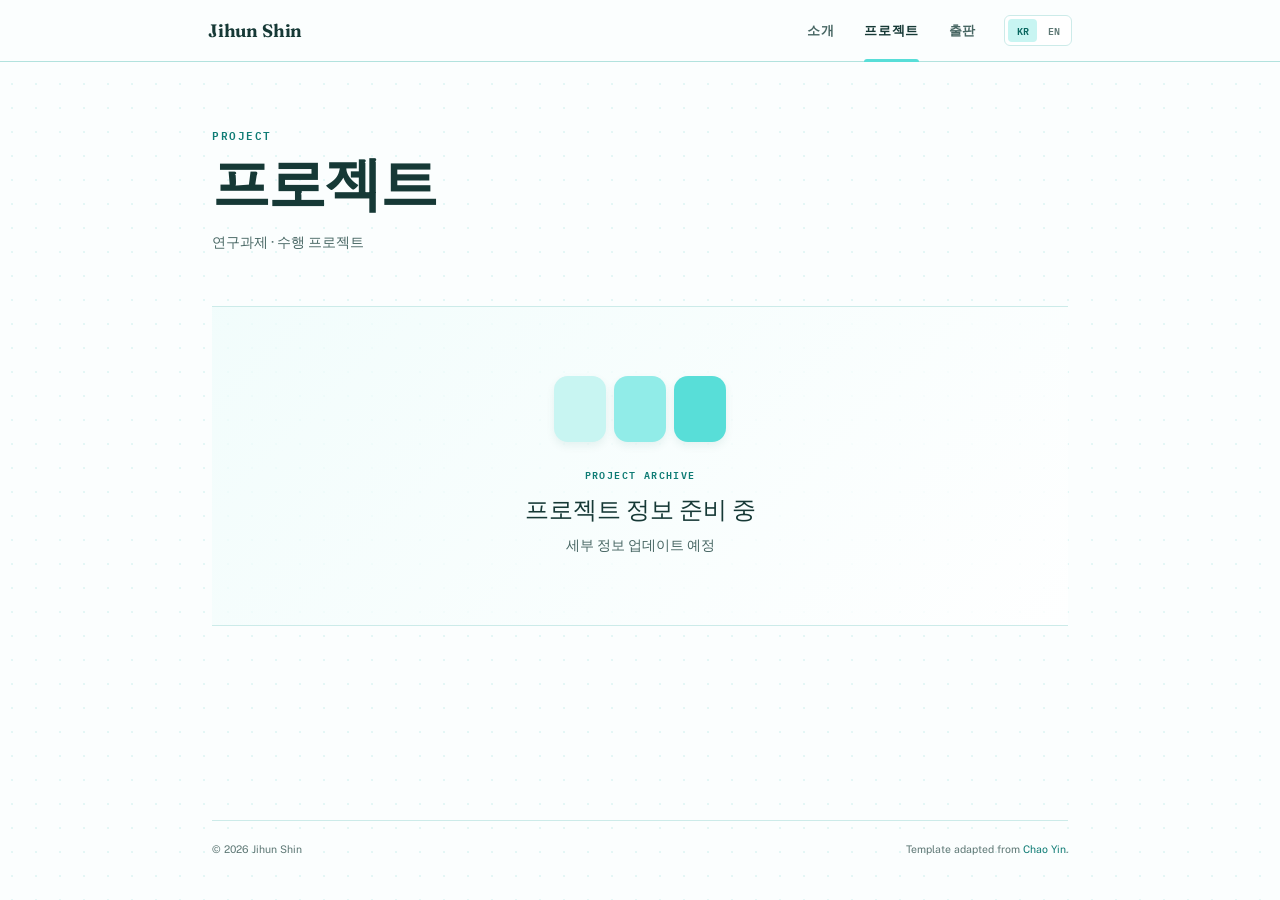
<file: projects.html>
<!doctype html>
<html lang="ko">
<head>
  <meta charset="utf-8">
  <meta name="viewport" content="width=device-width, initial-scale=1">
  <title>프로젝트 · 신지훈</title>
  <meta name="description" content="신지훈의 연구과제 및 수행 프로젝트.">
  <meta name="author" content="Jihun Shin">
  <meta property="og:type" content="website">
  <meta property="og:title" content="프로젝트 · 신지훈">
  <meta property="og:description" content="Research projects by Jihun Shin.">
  <link rel="icon" type="image/svg+xml" href="assets/favicon.svg">
  <link rel="stylesheet" href="styles.css">
  <script src="script.js" defer></script>
</head>
<body data-page="projects">
  <div id="progress-bar" aria-hidden="true"><div id="progress-fill"></div></div>

  <header class="site-header">
    <div class="site-nav">
      <a class="site-name" href="index.html" aria-label="Jihun Shin home">Jihun Shin</a>
      <nav class="nav-links" aria-label="주요 메뉴">
        <a href="index.html" data-i18n="navAbout">소개</a>
        <a class="active" href="projects.html" aria-current="page" data-i18n="navProjects">프로젝트</a>
        <a href="publications.html" data-i18n="navPublications">출판</a>
      </nav>
      <div class="lang-toggle" aria-label="언어 선택">
        <button type="button" class="active" data-lang="ko" aria-pressed="true">KR</button>
        <button type="button" data-lang="en" aria-pressed="false">EN</button>
      </div>
    </div>
  </header>

  <main class="site-main subpage-main">
    <header class="page-intro reveal">
      <p class="eyebrow">Project</p>
      <h1 data-i18n="projectsPageTitle">프로젝트</h1>
      <p data-i18n="projectsPageIntro">연구과제 · 수행 프로젝트</p>
    </header>

    <section class="empty-state reveal" aria-labelledby="empty-title">
      <div class="mint-spectrum large" aria-hidden="true"><span></span><span></span><span></span></div>
      <p class="empty-kicker">PROJECT ARCHIVE</p>
      <h2 id="empty-title" data-i18n="projectsComingTitle">프로젝트 정보 준비 중</h2>
      <p data-i18n="projectsPageEmpty">세부 정보 업데이트 예정</p>
    </section>
  </main>

  <footer class="site-footer">
    <p>© <span data-current-year>2026</span> Jihun Shin</p>
    <p>Template adapted from <a href="https://pointcloudyc.github.io/" target="_blank" rel="noreferrer">Chao Yin</a>.</p>
  </footer>

  <button class="back-to-top" id="back-to-top" type="button" aria-label="맨 위로">
    <svg viewBox="0 0 24 24" fill="none" stroke="currentColor" stroke-width="2" aria-hidden="true"><path d="M12 19V5"></path><path d="m5 12 7-7 7 7"></path></svg>
  </button>
</body>
</html>
</file>
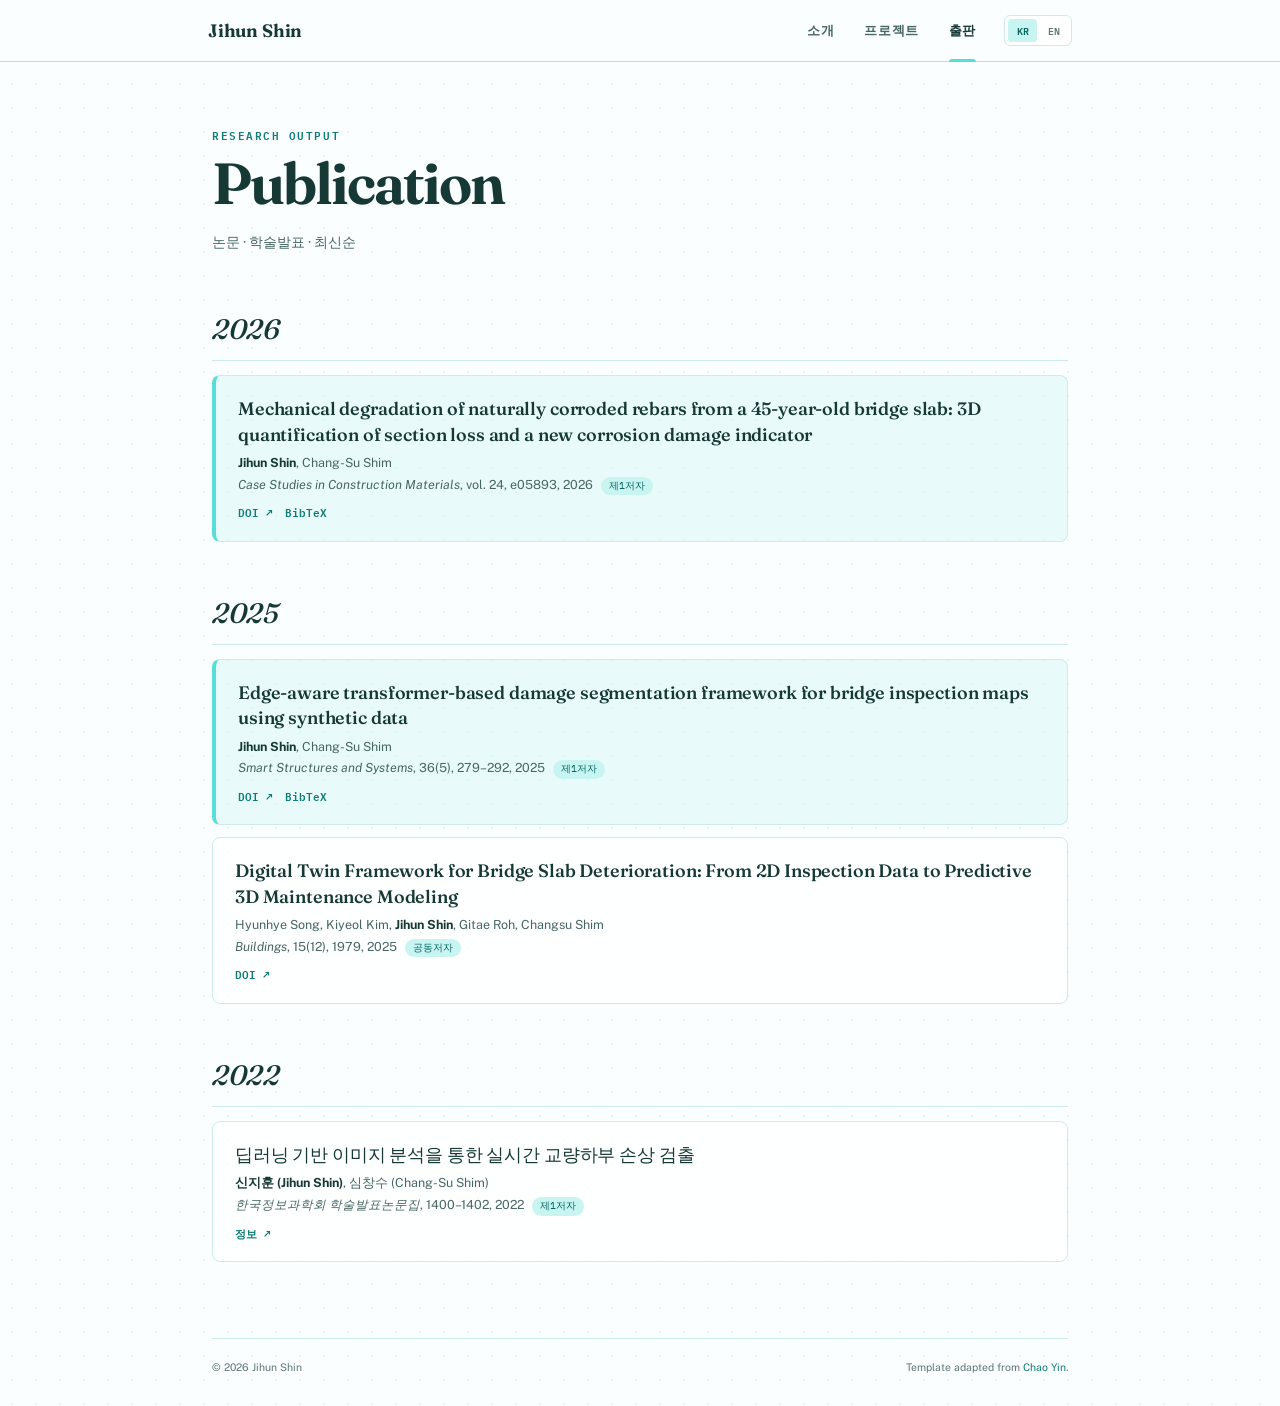
<file: publications.html>
<!doctype html>
<html lang="ko">
<head>
  <meta charset="utf-8">
  <meta name="viewport" content="width=device-width, initial-scale=1">
  <title>Publication · Jihun Shin</title>
  <meta name="description" content="신지훈의 논문 및 학술발표 목록.">
  <meta name="author" content="Jihun Shin">
  <meta property="og:type" content="website">
  <meta property="og:title" content="Publication · Jihun Shin">
  <meta property="og:description" content="Publications by Jihun Shin.">
  <link rel="icon" type="image/svg+xml" href="assets/favicon.svg">
  <link rel="stylesheet" href="styles.css">
  <script src="script.js" defer></script>
</head>
<body data-page="publications">
  <div id="progress-bar" aria-hidden="true"><div id="progress-fill"></div></div>

  <header class="site-header">
    <div class="site-nav">
      <a class="site-name" href="index.html" aria-label="Jihun Shin home">Jihun Shin</a>
      <nav class="nav-links" aria-label="주요 메뉴">
        <a href="index.html" data-i18n="navAbout">소개</a>
        <a href="projects.html" data-i18n="navProjects">프로젝트</a>
        <a class="active" href="publications.html" aria-current="page" data-i18n="navPublications">출판</a>
      </nav>
      <div class="lang-toggle" aria-label="언어 선택">
        <button type="button" class="active" data-lang="ko" aria-pressed="true">KR</button>
        <button type="button" data-lang="en" aria-pressed="false">EN</button>
      </div>
    </div>
  </header>

  <main class="site-main subpage-main">
    <header class="page-intro reveal">
      <p class="eyebrow">Research output</p>
      <h1>Publication</h1>
      <p data-i18n="publicationsPageIntro">논문 · 학술발표 · 최신순</p>
    </header>

    <section class="publication-year-group reveal" aria-labelledby="year-2026">
      <h2 id="year-2026" class="year-heading">2026</h2>
      <article class="publication-card featured">
        <div class="publication-copy">
          <h3>Mechanical degradation of naturally corroded rebars from a 45-year-old bridge slab: 3D quantification of section loss and a new corrosion damage indicator</h3>
          <p class="authors"><strong>Jihun Shin</strong>, Chang-Su Shim</p>
          <p class="venue"><em>Case Studies in Construction Materials</em>, vol. 24, e05893, 2026 <span class="venue-label" data-i18n="firstAuthor">제1저자</span></p>
          <div class="publication-links">
            <a href="https://doi.org/10.1016/j.cscm.2026.e05893" target="_blank" rel="noreferrer">DOI ↗</a>
            <button type="button" onclick="toggleBib('bib01')" aria-expanded="false" aria-controls="bib01">BibTeX</button>
          </div>
          <div class="bibtex-box" id="bib01" hidden>
            <button class="bib-copy" type="button" onclick="copyBib('bib01')" data-copy-button>Copy</button>
            <pre>@article{shin2026mechanical,
  title   = {Mechanical degradation of naturally corroded rebars from a 45-year-old bridge slab: 3D quantification of section loss and a new corrosion damage indicator},
  author  = {Shin, Jihun and Shim, Chang-Su},
  journal = {Case Studies in Construction Materials},
  volume  = {24},
  pages   = {e05893},
  year    = {2026},
  doi     = {10.1016/j.cscm.2026.e05893}
}</pre>
          </div>
        </div>
      </article>
    </section>

    <section class="publication-year-group reveal" aria-labelledby="year-2025">
      <h2 id="year-2025" class="year-heading">2025</h2>
      <article class="publication-card featured">
        <div class="publication-copy">
          <h3>Edge-aware transformer-based damage segmentation framework for bridge inspection maps using synthetic data</h3>
          <p class="authors"><strong>Jihun Shin</strong>, Chang-Su Shim</p>
          <p class="venue"><em>Smart Structures and Systems</em>, 36(5), 279–292, 2025 <span class="venue-label" data-i18n="firstAuthor">제1저자</span></p>
          <div class="publication-links">
            <a href="https://doi.org/10.12989/sss.2025.36.5.279" target="_blank" rel="noreferrer">DOI ↗</a>
            <button type="button" onclick="toggleBib('bib02')" aria-expanded="false" aria-controls="bib02">BibTeX</button>
          </div>
          <div class="bibtex-box" id="bib02" hidden>
            <button class="bib-copy" type="button" onclick="copyBib('bib02')" data-copy-button>Copy</button>
            <pre>@article{shin2025edge,
  title   = {Edge-aware transformer-based damage segmentation framework for bridge inspection maps using synthetic data},
  author  = {Shin, Jihun and Shim, Chang-Su},
  journal = {Smart Structures and Systems},
  volume  = {36},
  number  = {5},
  pages   = {279--292},
  year    = {2025},
  doi     = {10.12989/sss.2025.36.5.279}
}</pre>
          </div>
        </div>
      </article>

      <article class="publication-card">
        <div class="publication-copy">
          <h3>Digital Twin Framework for Bridge Slab Deterioration: From 2D Inspection Data to Predictive 3D Maintenance Modeling</h3>
          <p class="authors">Hyunhye Song, Kiyeol Kim, <strong>Jihun Shin</strong>, Gitae Roh, Changsu Shim</p>
          <p class="venue"><em>Buildings</em>, 15(12), 1979, 2025 <span class="venue-label" data-i18n="coAuthor">공동저자</span></p>
          <div class="publication-links">
            <a href="https://doi.org/10.3390/buildings15121979" target="_blank" rel="noreferrer">DOI ↗</a>
          </div>
        </div>
      </article>
    </section>

    <section class="publication-year-group reveal" aria-labelledby="year-2022">
      <h2 id="year-2022" class="year-heading">2022</h2>
      <article class="publication-card">
        <div class="publication-copy">
          <h3>딥러닝 기반 이미지 분석을 통한 실시간 교량하부 손상 검출</h3>
          <p class="authors"><strong>신지훈 (Jihun Shin)</strong>, 심창수 (Chang-Su Shim)</p>
          <p class="venue"><em>한국정보과학회 학술발표논문집</em>, 1400–1402, 2022 <span class="venue-label" data-i18n="firstAuthor">제1저자</span></p>
          <div class="publication-links">
            <a href="https://www.dbpia.co.kr/journal/articleDetail?nodeId=NODE11224451" target="_blank" rel="noreferrer"><span data-i18n="details">정보</span> ↗</a>
          </div>
        </div>
      </article>
    </section>
  </main>

  <footer class="site-footer">
    <p>© <span data-current-year>2026</span> Jihun Shin</p>
    <p>Template adapted from <a href="https://pointcloudyc.github.io/" target="_blank" rel="noreferrer">Chao Yin</a>.</p>
  </footer>

  <button class="back-to-top" id="back-to-top" type="button" aria-label="맨 위로">
    <svg viewBox="0 0 24 24" fill="none" stroke="currentColor" stroke-width="2" aria-hidden="true"><path d="M12 19V5"></path><path d="m5 12 7-7 7 7"></path></svg>
  </button>
</body>
</html>
</file>
<file: styles.css>
/* Jihun Shin academic portfolio — PointCloudYC base, Team ROBI-style page structure */
@import url('https://fonts.googleapis.com/css2?family=Fraunces:ital,opsz,wght@0,9..144,400;0,9..144,550;0,9..144,650;1,9..144,500&family=IBM+Plex+Mono:wght@400;500;600&family=Public+Sans:wght@300;400;500;600;700&display=swap');

:root {
  --ink: #163936;
  --ink-soft: #476663;
  --ink-faint: #5d7774;
  --paper: #fbfefe;
  --paper-solid: #ffffff;
  --paper-alt: #eefcfb;
  --line: #ccebe9;
  --line-strong: #9edbd7;
  --accent: #0f7c75;
  --accent-strong: #08665f;
  --mint-pale: #c8f5f2;
  --mint-mid: #91ece8;
  --mint-bright: #58ded8;
  --mint-deep: #2bbdb5;
  --shadow: rgba(8, 102, 95, 0.14);
  --font-display: 'Fraunces', 'Iowan Old Style', Georgia, serif;
  --font-body: 'Public Sans', -apple-system, BlinkMacSystemFont, 'Apple SD Gothic Neo', 'Noto Sans KR', sans-serif;
  --font-mono: 'IBM Plex Mono', 'SFMono-Regular', Consolas, monospace;
}

* {
  box-sizing: border-box;
}

html {
  scroll-behavior: smooth;
  scroll-padding-top: 86px;
}

body {
  margin: 0;
  color: var(--ink);
  background-color: var(--paper);
  background-image: radial-gradient(circle, rgba(43, 189, 181, 0.11) 1px, transparent 1.5px);
  background-size: 24px 24px;
  font-family: var(--font-body);
  font-size: 15.5px;
  font-weight: 400;
  line-height: 1.65;
  -webkit-font-smoothing: antialiased;
}

::selection {
  color: var(--ink);
  background: var(--mint-mid);
}

a {
  color: var(--accent);
  text-decoration: none;
  text-underline-offset: 3px;
  transition: color 0.16s ease;
}

a:hover {
  color: var(--accent-strong);
  text-decoration: underline;
}

a:focus-visible,
button:focus-visible {
  outline: 2px solid var(--accent);
  outline-offset: 3px;
}

button {
  font: inherit;
}

/* Fixed, shared page navigation */
.site-header {
  position: fixed;
  z-index: 100;
  inset: 0 0 auto;
  height: 62px;
  border-bottom: 1px solid rgba(158, 219, 215, 0.78);
  background: rgba(251, 254, 254, 0.94);
  backdrop-filter: blur(12px);
  -webkit-backdrop-filter: blur(12px);
}

.site-nav {
  display: flex;
  align-items: stretch;
  width: min(900px, 100%);
  height: 100%;
  margin: 0 auto;
  padding: 0 18px;
}

.site-name {
  display: flex;
  align-items: center;
  margin-right: auto;
  color: var(--ink);
  font-family: var(--font-display);
  font-size: 18px;
  font-weight: 650;
  letter-spacing: -0.01em;
  white-space: nowrap;
}

.site-name:hover {
  color: var(--accent-strong);
  text-decoration: none;
}

.nav-links {
  display: flex;
  align-items: stretch;
  gap: 2px;
  margin-left: 24px;
}

.nav-links a {
  position: relative;
  display: flex;
  align-items: center;
  padding: 0 14px;
  color: var(--ink-soft);
  font-family: var(--font-mono);
  font-size: 11.5px;
  font-weight: 600;
  letter-spacing: 0.07em;
  text-transform: uppercase;
  white-space: nowrap;
}

html[lang="ko"] .nav-links a {
  font-size: 13px;
  font-weight: 700;
  letter-spacing: 0.045em;
}

.nav-links a:hover {
  color: var(--accent-strong);
  text-decoration: none;
}

.nav-links a.active {
  color: var(--ink);
}

.nav-links a.active::after {
  content: '';
  position: absolute;
  right: 14px;
  bottom: -1px;
  left: 14px;
  height: 3px;
  border-radius: 3px 3px 0 0;
  background: var(--mint-bright);
}

.lang-toggle {
  display: inline-flex;
  align-self: center;
  gap: 2px;
  margin-left: 14px;
  padding: 3px;
  border: 1px solid var(--line);
  border-radius: 6px;
  background: var(--paper-solid);
}

.lang-toggle button {
  min-width: 29px;
  padding: 4px 5px;
  border: 0;
  border-radius: 4px;
  color: var(--ink-faint);
  background: transparent;
  font-family: var(--font-mono);
  font-size: 9.5px;
  font-weight: 600;
  cursor: pointer;
}

.lang-toggle button.active {
  color: var(--accent-strong);
  background: var(--mint-pale);
}

/* Shared page container */
.site-main {
  width: min(900px, calc(100% - 36px));
  min-height: calc(100vh - 180px);
  margin: 62px auto 0;
  padding: 58px 22px 26px;
}

.profile {
  display: grid;
  grid-template-columns: minmax(0, 1fr) 260px;
  gap: 56px;
  align-items: center;
}

.eyebrow {
  margin: 0 0 8px;
  color: var(--accent);
  font-family: var(--font-mono);
  font-size: 11px;
  font-weight: 600;
  letter-spacing: 0.14em;
  text-transform: uppercase;
}

.profile h1,
.page-intro h1 {
  margin: 0;
  font-family: var(--font-display);
  font-size: clamp(38px, 6vw, 50px);
  font-weight: 650;
  letter-spacing: -0.035em;
  line-height: 1.08;
}

.profile h1 span {
  color: var(--ink-faint);
  font-size: 0.52em;
  font-weight: 400;
  letter-spacing: -0.01em;
  white-space: nowrap;
}

.role-sub {
  margin: 10px 0 0;
  color: var(--ink-soft);
  font-size: 14px;
}

.bio {
  max-width: 590px;
  margin: 22px 0 0;
  color: var(--ink-soft);
  font-size: 14.5px;
  line-height: 1.76;
  text-align: left;
}

.profile-links {
  display: flex;
  flex-wrap: wrap;
  gap: 8px 18px;
  margin-top: 18px;
  font-size: 12.5px;
}

.profile-links a {
  display: inline-flex;
  align-items: center;
  gap: 5px;
  font-weight: 500;
}

.mini-icon {
  display: inline-grid;
  width: 17px;
  height: 17px;
  place-items: center;
  border: 1px solid var(--line-strong);
  border-radius: 50%;
  color: var(--accent-strong);
  font-family: var(--font-mono);
  font-size: 8px;
  line-height: 1;
}

.profile-photo-wrap {
  position: relative;
  isolation: isolate;
  justify-self: center;
}

.profile-photo-wrap::before {
  content: '';
  position: absolute;
  z-index: -1;
  inset: -10px 12px 12px -10px;
  border-radius: 50%;
  background: var(--mint-pale);
}

.profile-photo {
  display: block;
  width: 240px;
  height: 240px;
  border: 1px solid var(--line-strong);
  border-radius: 50%;
  box-shadow: 0 18px 36px -24px var(--shadow);
  object-fit: cover;
  object-position: 50% 20%;
}

/* Home sections */
.content-section {
  margin-top: 62px;
}

.section-heading {
  display: flex;
  align-items: baseline;
  justify-content: space-between;
  gap: 20px;
  margin-bottom: 18px;
  padding-bottom: 10px;
  border-bottom: 1px solid var(--line);
}

.section-heading h2 {
  position: relative;
  margin: 0;
  color: var(--ink);
  font-family: var(--font-display);
  font-size: 25px;
  font-weight: 550;
  letter-spacing: -0.015em;
  line-height: 1.2;
}

.section-heading h2::after {
  content: '';
  position: absolute;
  bottom: -12px;
  left: 0;
  width: 52px;
  height: 3px;
  border-radius: 3px;
  background: var(--mint-bright);
}

.section-link {
  flex: none;
  font-family: var(--font-mono);
  font-size: 10.5px;
  font-weight: 600;
  letter-spacing: 0.02em;
}

.news-list {
  margin: 0;
  padding: 0;
  list-style: none;
}

.news-list li {
  display: grid;
  grid-template-columns: 78px minmax(0, 1fr);
  gap: 16px;
  padding: 12px 2px;
  border-bottom: 1px solid rgba(204, 235, 233, 0.72);
}

.news-list li:last-child {
  border-bottom: 0;
}

.news-list time {
  padding-top: 2px;
  color: var(--accent-strong);
  font-family: var(--font-mono);
  font-size: 11px;
  font-weight: 600;
}

.news-list p {
  margin: 0;
  color: var(--ink-soft);
  font-size: 13.5px;
  line-height: 1.65;
}

.news-list a {
  margin-left: 4px;
  font-family: var(--font-mono);
  font-size: 10.5px;
  font-weight: 600;
}

.project-preview {
  display: grid;
  grid-template-columns: auto minmax(0, 1fr);
  gap: 20px;
  align-items: center;
  padding: 20px 22px;
  border: 1px solid var(--line);
  border-left: 4px solid var(--mint-bright);
  border-radius: 8px;
  background: linear-gradient(110deg, var(--paper-alt), rgba(255, 255, 255, 0.94));
}

.project-preview h3,
.empty-state h2 {
  margin: 0 0 4px;
  color: var(--ink);
  font-family: var(--font-display);
  font-size: 18px;
  font-weight: 550;
}

.project-preview p,
.empty-state p {
  margin: 0;
  color: var(--ink-soft);
  font-size: 13.5px;
}

.mint-spectrum {
  display: flex;
  gap: 5px;
}

.mint-spectrum span {
  display: block;
  width: 24px;
  height: 34px;
  border-radius: 8px;
  box-shadow: 0 4px 8px rgba(8, 102, 95, 0.08);
}

.mint-spectrum span:nth-child(1) { background: var(--mint-pale); }
.mint-spectrum span:nth-child(2) { background: var(--mint-mid); }
.mint-spectrum span:nth-child(3) { background: var(--mint-bright); }

/* BIM model turntables */
.model-grid {
  display: grid;
  grid-template-columns: repeat(3, minmax(0, 1fr));
  gap: 16px;
}

.model-card {
  margin: 0;
}

.model-stage {
  position: relative;
  aspect-ratio: 1 / 1;
}

.model-stage canvas {
  display: block;
  width: 100%;
  height: 100%;
  cursor: grab;
  touch-action: pan-y;
}

.model-stage canvas:active {
  cursor: grabbing;
}

.model-stage::after {
  content: '';
  position: absolute;
  top: 50%;
  left: 50%;
  width: 26px;
  height: 26px;
  margin: -13px 0 0 -13px;
  border: 2px solid var(--line);
  border-top-color: var(--mint-deep);
  border-radius: 50%;
  animation: model-spin 0.9s linear infinite;
  pointer-events: none;
}

.model-stage.is-loaded::after,
.model-stage.is-error::after {
  display: none;
}

@keyframes model-spin {
  to { transform: rotate(360deg); }
}

@media (max-width: 720px) {
  .model-grid {
    grid-template-columns: 1fr;
    max-width: 380px;
    margin: 0 auto;
  }
}

/* Publication cards */
.publication-list {
  display: grid;
  gap: 12px;
}

.publication-card {
  display: grid;
  grid-template-columns: 58px minmax(0, 1fr);
  gap: 16px;
  padding: 18px 20px;
  border: 1px solid var(--line);
  border-radius: 8px;
  background: rgba(255, 255, 255, 0.82);
  transition: border-color 0.18s ease, box-shadow 0.18s ease, transform 0.18s ease;
}

.publication-card:hover {
  border-color: var(--line-strong);
  box-shadow: 0 14px 28px -24px var(--shadow);
  transform: translateY(-1px);
}

.publication-card.featured {
  border-left: 4px solid var(--mint-bright);
  background: rgba(200, 245, 242, 0.38);
}

.publication-year {
  padding-top: 2px;
  color: var(--accent-strong);
  font-family: var(--font-display);
  font-size: 18px;
  font-style: italic;
  font-weight: 550;
}

.publication-copy {
  min-width: 0;
}

.publication-copy h3 {
  margin: 0 0 6px;
  color: var(--ink);
  font-family: var(--font-display);
  font-size: 16.5px;
  font-weight: 550;
  letter-spacing: -0.008em;
  line-height: 1.42;
}

.authors,
.venue {
  margin: 2px 0;
  color: var(--ink-soft);
  font-size: 12.5px;
  line-height: 1.55;
}

.authors strong {
  color: var(--ink);
  font-weight: 700;
}

.publication-links {
  display: flex;
  flex-wrap: wrap;
  align-items: center;
  gap: 12px;
  margin: 8px 0 0;
}

.publication-links a,
.publication-links button {
  padding: 0;
  border: 0;
  color: var(--accent);
  background: transparent;
  font-family: var(--font-mono);
  font-size: 10.5px;
  font-weight: 600;
  cursor: pointer;
}

.publication-links a:hover,
.publication-links button:hover {
  color: var(--accent-strong);
  text-decoration: underline;
}

.venue-label {
  display: inline-block;
  margin-left: 5px;
  padding: 2px 8px;
  border-radius: 999px;
  color: var(--accent-strong);
  background: var(--mint-pale);
  font-family: var(--font-mono);
  font-size: 9.5px;
  font-style: normal;
  white-space: nowrap;
}

/* Subpages */
.subpage-main {
  padding-top: 64px;
}

.page-intro {
  max-width: 720px;
  margin-bottom: 52px;
}

.page-intro p:last-child {
  max-width: 650px;
  margin: 16px 0 0;
  color: var(--ink-soft);
  font-size: 14px;
}

.page-intro h1 {
  font-size: clamp(42px, 7vw, 58px);
}

.empty-state {
  display: grid;
  justify-items: center;
  align-content: center;
  min-height: 320px;
  padding: 66px 32px;
  border-top: 1px solid var(--line);
  border-bottom: 1px solid var(--line);
  background: linear-gradient(135deg, rgba(238, 252, 251, 0.72), rgba(255, 255, 255, 0.82));
  text-align: center;
}

.mint-spectrum.large {
  gap: 8px;
  margin-bottom: 24px;
}

.mint-spectrum.large span {
  width: 52px;
  height: 66px;
  border-radius: 14px;
}

.empty-kicker {
  margin-bottom: 8px !important;
  color: var(--accent) !important;
  font-family: var(--font-mono);
  font-size: 10px !important;
  font-weight: 600;
  letter-spacing: 0.14em;
}

.empty-state h2 {
  font-size: 24px;
}

.publication-year-group {
  margin-top: 36px;
}

.publication-year-group + .publication-year-group {
  margin-top: 48px;
}

.year-heading {
  margin: 0 0 14px;
  padding-bottom: 8px;
  border-bottom: 1px solid var(--line);
  color: var(--ink);
  font-family: var(--font-display);
  font-size: 28px;
  font-style: italic;
  font-weight: 500;
}

.publication-year-group .publication-card {
  display: block;
  margin-bottom: 12px;
  padding: 20px 22px;
}

.publication-year-group .publication-copy h3 {
  font-size: 18px;
}

.bibtex-box {
  position: relative;
  margin-top: 12px;
  border: 1px solid var(--line);
  border-radius: 6px;
  background: var(--paper-solid);
}

.bibtex-box[hidden] {
  display: none;
}

.bibtex-box pre {
  overflow-x: auto;
  margin: 0;
  padding: 34px 14px 14px;
  color: var(--ink-soft);
  font-family: var(--font-mono);
  font-size: 10.5px;
  line-height: 1.55;
  white-space: pre-wrap;
  overflow-wrap: anywhere;
}

.bib-copy {
  position: absolute;
  top: 7px;
  right: 7px;
  padding: 2px 8px;
  border: 1px solid var(--line-strong);
  border-radius: 4px;
  color: var(--accent-strong);
  background: var(--paper-alt);
  font-family: var(--font-mono);
  font-size: 9.5px;
  cursor: pointer;
}

.bib-copy:hover {
  background: var(--mint-pale);
}

/* Footer and small interactions */
.site-footer {
  display: flex;
  justify-content: space-between;
  gap: 20px;
  width: min(856px, calc(100% - 36px));
  margin: 38px auto 0;
  padding: 20px 0 30px;
  border-top: 1px solid var(--line);
  color: var(--ink-faint);
  font-size: 10.5px;
}

.site-footer p {
  margin: 0;
}

#progress-bar {
  position: fixed;
  z-index: 200;
  inset: 0 0 auto;
  height: 3px;
  pointer-events: none;
}

#progress-fill {
  width: 100%;
  height: 100%;
  background: linear-gradient(90deg, var(--mint-mid), var(--mint-bright), var(--mint-deep));
  transform: scaleX(0);
  transform-origin: left center;
}

.back-to-top {
  position: fixed;
  z-index: 90;
  right: 22px;
  bottom: 22px;
  display: grid;
  width: 40px;
  height: 40px;
  padding: 0;
  place-items: center;
  border: 1px solid var(--line-strong);
  border-radius: 50%;
  color: var(--accent-strong);
  background: rgba(255, 255, 255, 0.94);
  box-shadow: 0 10px 24px -16px var(--shadow);
  opacity: 0;
  pointer-events: none;
  transform: translateY(7px);
  transition: opacity 0.2s ease, transform 0.2s ease, background 0.15s ease;
  cursor: pointer;
}

.back-to-top.visible {
  opacity: 1;
  pointer-events: auto;
  transform: none;
}

.back-to-top:hover {
  background: var(--mint-pale);
}

.back-to-top svg {
  width: 17px;
  height: 17px;
}

@media (prefers-reduced-motion: no-preference) {
  .js .reveal {
    opacity: 0;
    transform: translateY(14px);
    transition: opacity 0.55s ease, transform 0.55s ease;
  }

  .js .reveal.is-visible {
    opacity: 1;
    transform: none;
  }
}

@media (max-width: 720px) {
  .site-main {
    width: min(100% - 28px, 900px);
    padding: 42px 8px 20px;
  }

  .profile {
    grid-template-columns: 1fr;
    gap: 28px;
  }

  .profile-photo-wrap {
    grid-row: 1;
  }

  .profile-photo {
    width: min(220px, 70vw);
    height: min(220px, 70vw);
  }

  .profile-copy {
    text-align: center;
  }

  .bio {
    margin-right: auto;
    margin-left: auto;
    text-align: left;
  }

  .profile-links {
    justify-content: center;
  }

  .content-section {
    margin-top: 50px;
  }

  .subpage-main {
    padding-top: 48px;
  }
}

@media (max-width: 560px) {
  body {
    font-size: 15px;
  }

  .site-nav {
    padding: 0 10px;
  }

  .site-name {
    width: 26px;
    margin-right: 6px;
    overflow: hidden;
    font-size: 0;
  }

  .site-name::before {
    content: 'JS';
    font-family: var(--font-display);
    font-size: 15px;
  }

  .nav-links {
    justify-content: center;
    margin: 0 auto;
  }

  .nav-links a {
    padding: 0 7px;
    font-size: 10px;
    letter-spacing: 0.025em;
  }

  html[lang="ko"] .nav-links a {
    font-size: 11px;
    letter-spacing: 0.02em;
  }

  .nav-links a.active::after {
    right: 7px;
    left: 7px;
  }

  .lang-toggle {
    margin-left: 4px;
  }

  .lang-toggle button {
    min-width: 25px;
    padding: 4px 3px;
    font-size: 9px;
  }

  .profile h1 {
    font-size: 37px;
  }

  .news-list li {
    grid-template-columns: 1fr;
    gap: 3px;
    padding: 14px 1px;
  }

  .project-preview {
    grid-template-columns: 1fr;
    justify-items: start;
  }

  .publication-card,
  .publication-year-group .publication-card {
    grid-template-columns: 1fr;
    gap: 4px;
    padding: 17px 16px;
  }

  .publication-year {
    font-size: 13px;
  }

  .publication-copy h3,
  .publication-year-group .publication-copy h3 {
    font-size: 16px;
  }

  .section-heading {
    align-items: center;
  }

  .section-heading h2 {
    font-size: 23px;
  }

  .empty-state {
    min-height: 300px;
    padding: 50px 18px;
  }

  .mint-spectrum.large span {
    width: 42px;
    height: 56px;
  }

  .site-footer {
    display: block;
    text-align: center;
  }

  .site-footer p + p {
    margin-top: 4px;
  }

  .back-to-top {
    right: 14px;
    bottom: 14px;
  }
}

@media (prefers-reduced-motion: reduce) {
  html {
    scroll-behavior: auto;
  }

  *,
  *::before,
  *::after {
    transition-duration: 0.01ms !important;
    animation-duration: 0.01ms !important;
    animation-iteration-count: 1 !important;
  }
}
</file>
